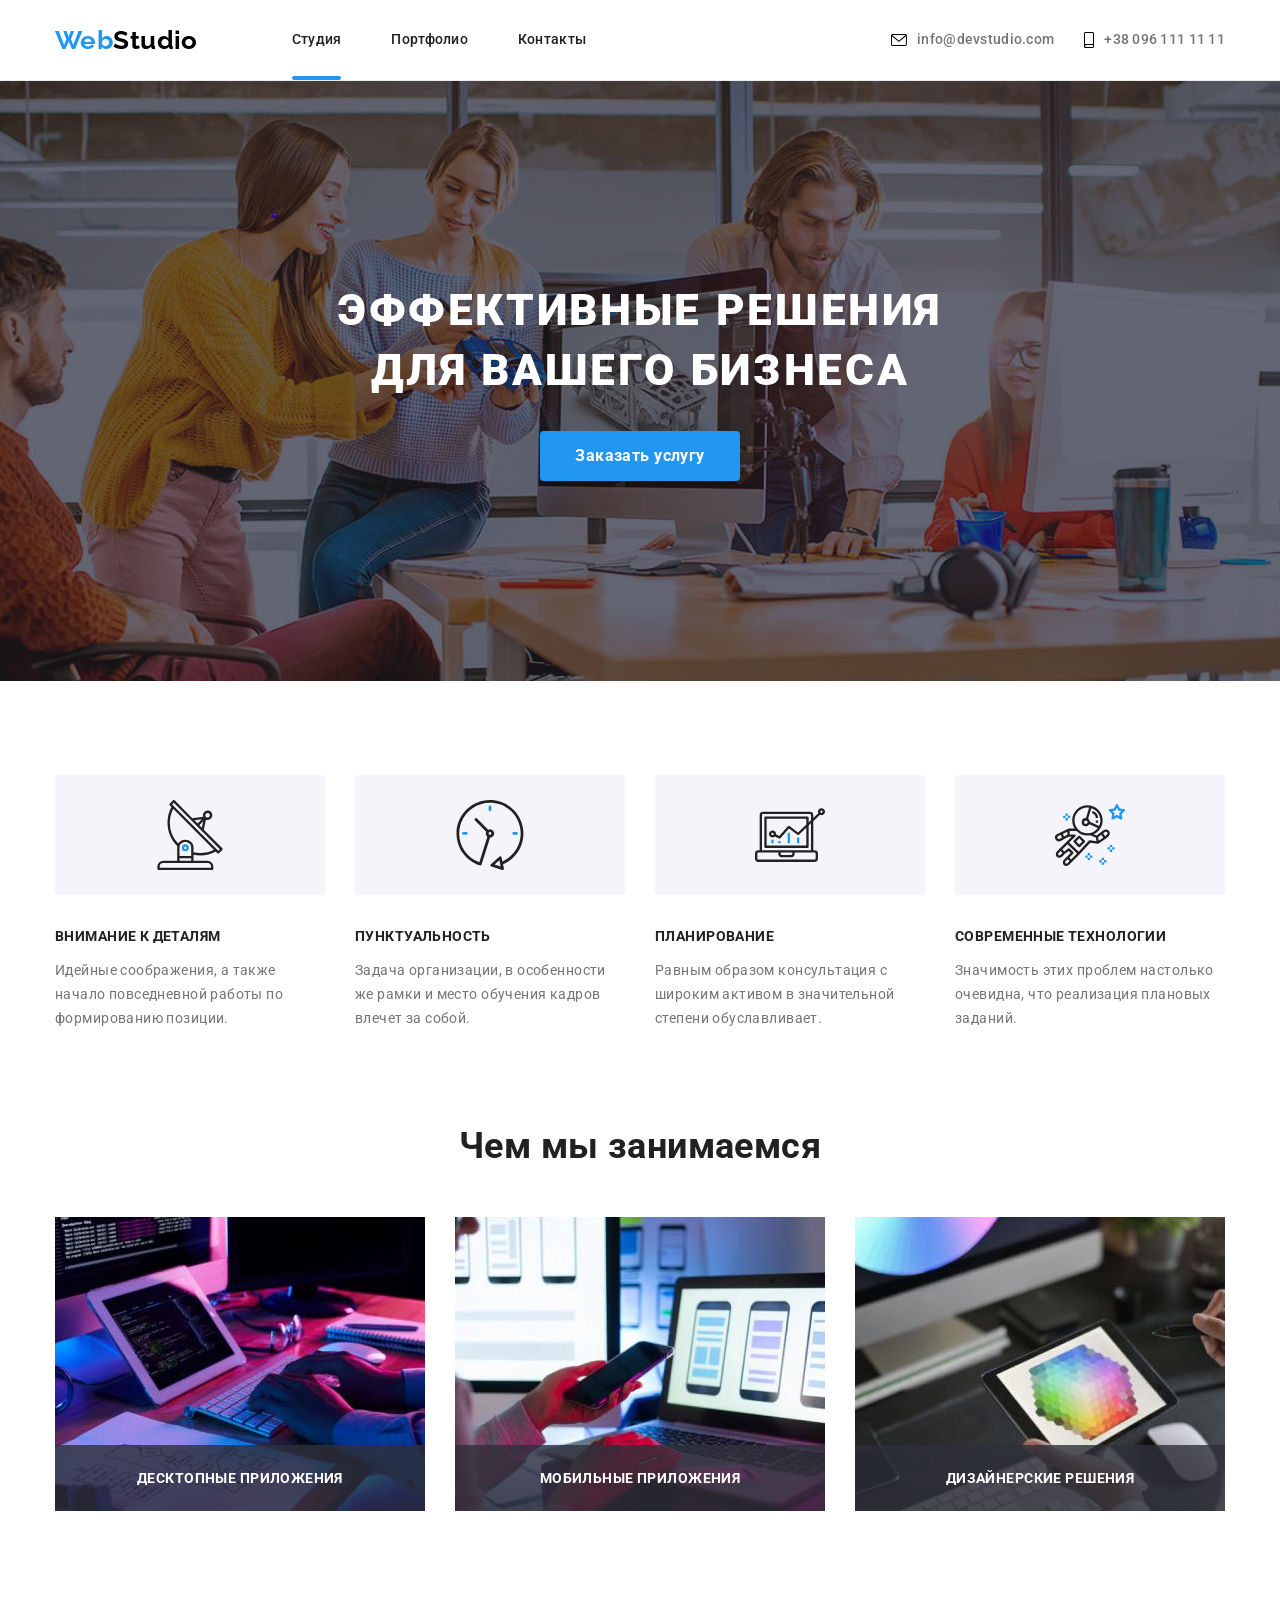
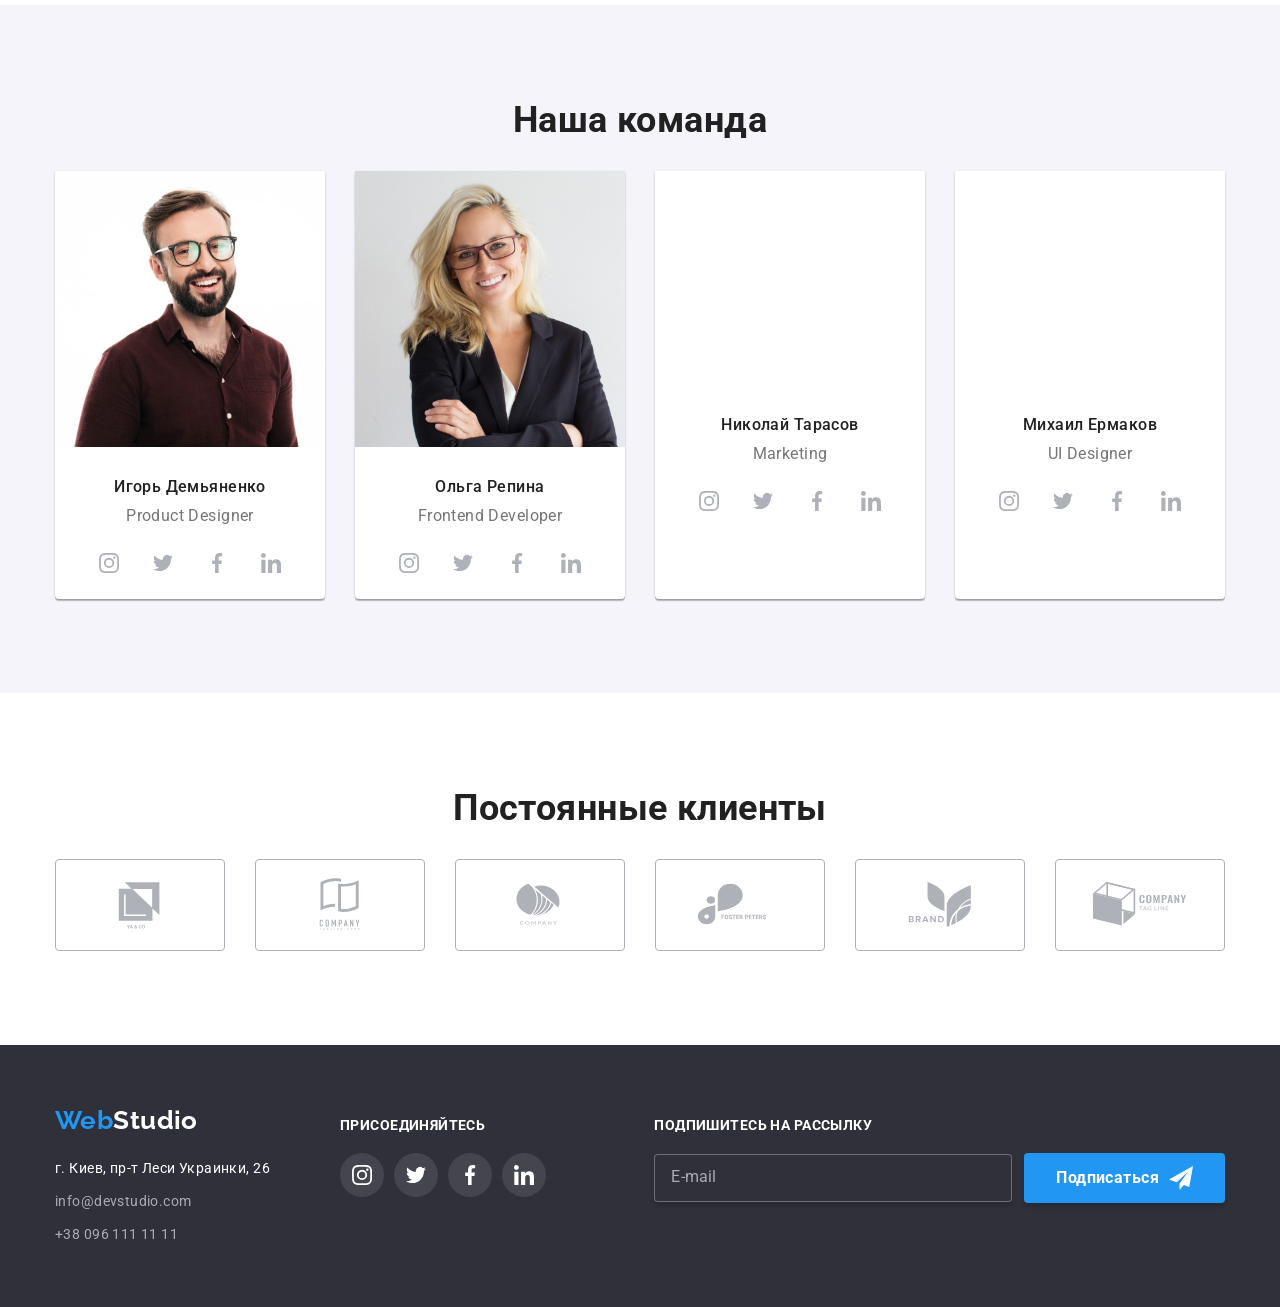
<file: index.html>
<!DOCTYPE html>
<html lang="ru">
  <head>
    <meta charset="UTF-8" />
    <meta http-equiv="X-UA-Compatible" content="IE=edge" />
    <meta name="viewport" content="width=device-width, initial-scale=1.0" />
    <title>Document</title>
    <link rel="preconnect" href="https://fonts.googleapis.com" />
    <link rel="preconnect" href="https://fonts.gstatic.com" crossorigin />
    <!-- Шрифты -->
    <link
      href="https://fonts.googleapis.com/css2?family=Raleway:wght@700&family=Roboto:wght@100;300;400;500;700;900&display=swap"
      rel="stylesheet"
    />
    <!-- Нормолайз -->

    <!-- Подключение моих стилей -->
    <link rel="stylesheet" href="css/main.min.css" />
  </head>

  <body class="body">
    <!--Шапка сайта-->
    <header class="header">
      <div class="container header__container">
        <a class="logo" href="./index.html">
          Web<span class="logo--black">Studio</span>
        </a>
        <button
          class="header__menu-button"
          aria-expanded="false"
          data-menu-button
        >
          <svg
            class="header__mob-nav-icon"
            width="40"
            height="40"
            aria-label="Переключатель мобильного меню"
          >
            <use
              Class="header__icon-close"
              href="./images/icons.svg#icon-nav-menu-icon-close"
            ></use>
            <use
              Class="header__icon-menu"
              href="./images/icons.svg#icon-nav-menu-icon"
            ></use>
          </svg>
        </button>
        <div class="header__menu-drop" data-menu>
          <nav class="header__main-nav">
            <ul class="site-nav site-nav--indent-left list" data-menu-nav>
              <li class="site-nav__item">
                <a
                  class="site-nav__link site-nav__link--current"
                  href="./index.html"
                  title="Студия"
                  >Студия</a
                >
              </li>
              <li class="site-nav__item">
                <a
                  class="site-nav__link"
                  href="./portfolio.html"
                  title="Портфолио"
                  >Портфолио</a
                >
              </li>
              <li class="site-nav__item">
                <a class="site-nav__link" href="" title="Контакты">Контакты</a>
              </li>
            </ul>
          </nav>
          <ul class="auth-nav auth-nav--indent list">
            <li class="auth-nav__item">
              <a
                href="mailto:info@devstudio.com"
                class="auth-nav__link auth-nav__link--size"
              >
                <svg width="16" height="12" class="auth-nav__envelope">
                  <use
                    class="auth-nav__envelope-svg"
                    href="./images/icons.svg#icon-mail_envelope"
                  ></use></svg
                >info@devstudio.com</a
              >
            </li>
            <li class="auth-nav__item">
              <a
                href="tel:+380961111111"
                class="auth-nav__link auth-nav__link--cl"
                ><svg width="10" height="16" class="auth-nav__contact">
                  <use
                    class="auth-nav__contact-svg"
                    href="./images/icons.svg#icon-phone_smartphone"
                  ></use></svg
                >+38 096 111 11 11</a
              >
            </li>
          </ul>
          <ul class="auth-nav__item list">
            <li class="auth-nav__soc">
              <a class="auth-nav__soc-link" href=""
                >Instagram<span class="auth-nav__soc-link-l">&vert;</span></a
              >
            </li>
            <li class="auth-nav__soc">
              <a class="auth-nav__soc-link" href=""
                >Twitter<span class="auth-nav__soc-link-l">&vert;</span></a
              >
            </li>
            <li class="auth-nav__soc">
              <a class="auth-nav__soc-link" href=""
                >Facebook<span class="auth-nav__soc-link-l">&vert;</span></a
              >
            </li>
            <li class="auth-nav__soc">
              <a class="auth-nav__soc-link" href="">LinkedIn</a>
            </li>
          </ul>
        </div>
      </div>
    </header>
    <!-- уникальный контент -->
    <main class="main">
      <!-- секция Герой  -->
      <section class="hero">
        <h1 class="hero__title">
          Эффективные решения <br />
          для вашего бизнеса
        </h1>
        <button type="button" class="button button__hero" data-modal-open>
          Заказать услугу
        </button>
      </section>
      <div class="container"></div>
      <!-- Приемущество-->
      <section class="section">
        <div class="container section__container">
          <h2 class="visually-hidden">Приемущество</h2>
          <ul class="advantage list">
            <li class="advantage__item">
              <div class="advantage__svg-box">
                <svg class="advantage__svg" width="70" height="70">
                  <use href="./images/icons.svg#icon-antenna1"></use>
                </svg>
              </div>
              <h3 class="advantage__title">Внимание к деталям</h3>
              <p class="advantage__text">
                Идейные соображения, а также начало повседневной работы по
                формированию позиции.
              </p>
            </li>
            <li class="advantage__item">
              <div class="advantage__svg-box">
                <svg class="advantage__svg" width="70" height="70">
                  <use href="./images/icons.svg#icon-clock2"></use>
                </svg>
              </div>
              <h3 class="advantage__title">Пунктуальность</h3>
              <p class="advantage__text">
                Задача организации, в особенности же рамки и место обучения
                кадров влечет за собой.
              </p>
            </li>
            <li class="advantage__item">
              <div class="advantage__svg-box">
                <svg class="advantage__svg" width="70" height="70">
                  <use href="./images/icons.svg#icon-diagram3"></use>
                </svg>
              </div>
              <h3 class="advantage__title">Планирование</h3>
              <p class="advantage__text">
                Равным образом консультация с широким активом в значительной
                степени обуславливает.
              </p>
            </li>
            <li class="advantage__item advantage__item--bottom">
              <div class="advantage__svg-box">
                <svg class="advantage__svg" width="70" height="70">
                  <use href="./images/icons.svg#icon-astronaut4"></use>
                </svg>
              </div>
              <h3 class="advantage__title">Современные технологии</h3>
              <p class="advantage__text">
                Значимость этих проблем настолько очевидна, что реализация
                плановых заданий.
              </p>
            </li>
          </ul>
        </div>
      </section>
      <!-- Род занятий -->
      <section class="occupation section">
        <div class="container">
          <h2 class="occupation__titel">Чем мы занимаемся</h2>
          <ul class="occupation__list list">
            <li class="occupation__item">
              <img
                class="occupation__img"
                src="./images/occupation1.jpg"
                alt="Компьютерные технологии"
                width="370"
                height="294"
              />
              <div class="occupation__text-card">Десктопные приложения</div>
            </li>
            <li class="occupation__item">
              <img
                class="occupation__img"
                src="./images/occupation2.jpg"
                alt="Мобильные технологии"
                width="370"
                height="294"
              />
              <div class="occupation__text-card">Мобильные приложения</div>
            </li>
            <li class="occupation__item">
              <img
                class="occupation__img"
                src="./images/occupation3.jpg"
                alt="Компьютерный дизайн"
                width="370"
                height="294"
              />
              <div class="occupation__text-card">Дизайнерские решения</div>
            </li>
          </ul>
        </div>
      </section>
      <!--Команда-->
      <section class="section section--cl">
        <div class="container team">
          <h2 class="team__titel">Наша команда</h2>

          <ul class="team__list list">
            <li class="team__card">
              <picture>
                <source
                  type="image/jpeg"
                  media="screen and (min-width: 1200px)"
                  srcset="
                    ./images/team/team-1_lg.jpg    1x,
                    ./images/team/team-1_lg@2x.jpg 2x
                  "
                />
                <source
                  type="image/jpeg"
                  media="screen and (min-width: 768px)"
                  srcset="
                    ./images/team/team-1_md.jpg    1x,
                    ./images/team/team-1_md@2x.jpg 2x
                  "
                />
                <source
                  type="image/jpeg"
                  media="screen and (max-width: 767px)"
                  srcset="
                    ./images/team/team-1_sm.jpg    1x,
                    ./images/team/team-1_sm@2x.jpg 2x
                  "
                />

                <img
                  class="cards-information__img"
                  src=" ./images/team/team-1_sm.jpg"
                  alt="фото"
                  width="370"
                  height="294"
                />
              </picture>

              <div class="card">
                <h3 class="card__people">Игорь Демьяненко</h3>
                <p class="card__work">Product Designer</p>
                <ul class="icon">
                  <li class="icon__element">
                    <a
                      class="icon__link"
                      href="https://www.instagram.com/"
                      target="_blank"
                      rel="noopener noreferrer"
                    >
                      <svg class="icon__svg" width="20" height="20">
                        <use
                          href="./images/icons.svg#icon-instagram_icon"
                        ></use>
                      </svg>
                    </a>
                  </li>
                  <li class="icon__element">
                    <a
                      class="icon__link"
                      href="https://twitter.com/"
                      target="_blank"
                      rel="noopener noreferrer"
                    >
                      <svg class="icon__svg" width="20" height="20">
                        <use href="./images/icons.svg#icon-twitter_icon"></use>
                      </svg>
                    </a>
                  </li>
                  <li class="icon__element">
                    <a
                      class="icon__link"
                      href="https://www.facebook.com/"
                      target="_blank"
                      rel="noopener noreferrer"
                    >
                      <svg class="icon__svg" width="20" height="20">
                        <use href="./images/icons.svg#icon-facebook_icon"></use>
                      </svg>
                    </a>
                  </li>
                  <li class="icon__element">
                    <a
                      class="icon__link"
                      href="https://www.linkedin.com/"
                      target="_blank"
                      rel="noopener noreferrer"
                    >
                      <svg class="icon__svg" width="20" height="20">
                        <use href="./images/icons.svg#icon-linkedin_icon"></use>
                      </svg>
                    </a>
                  </li>
                </ul>
              </div>
            </li>

            <li class="team__card">
              <picture>
                <source
                  type="image/jpeg"
                  media="screen and (min-width: 1200px)"
                  srcset="
                    ./images/team/team-2_lg.jpg    1x,
                    ./images/team/team-2_lg@2x.jpg 2x
                  "
                />
                <source
                  type="image/jpeg"
                  media="screen and (min-width: 768px)"
                  srcset="
                    ./images/team/team-2_md.jpg    1x,
                    ./images/team/team-2_md@2x.jpg 2x
                  "
                />
                <source
                  type="image/jpeg"
                  media="screen and (max-width: 767px)"
                  srcset="
                    ./images/team/team-2_sm.jpg    1x,
                    ./images/team/team-2_sm@2x.jpg 2x
                  "
                />

                <img
                  class="cards-information__img"
                  src=" ./images/team/team-2_sm.jpg"
                  alt="фото"
                  width="370"
                  height="294"
                />
              </picture>
              <div class="card">
                <h3 class="card__people">Ольга Репина</h3>
                <p class="card__work">Frontend Developer</p>
                <ul class="icon">
                  <li class="icon__element">
                    <a
                      class="icon__link"
                      href="https://www.instagram.com/"
                      target="_blank"
                      rel="noopener noreferrer"
                    >
                      <svg class="icon__svg" width="20" height="20">
                        <use
                          href="./images/icons.svg#icon-instagram_icon"
                        ></use>
                      </svg>
                    </a>
                  </li>
                  <li class="icon__element">
                    <a
                      class="icon__link"
                      href="https://twitter.com/"
                      target="_blank"
                      rel="noopener noreferrer"
                    >
                      <svg class="icon__svg" width="20" height="20">
                        <use href="./images/icons.svg#icon-twitter_icon"></use>
                      </svg>
                    </a>
                  </li>
                  <li class="icon__element">
                    <a
                      class="icon__link"
                      href="https://www.facebook.com/"
                      target="_blank"
                      rel="noopener noreferrer"
                    >
                      <svg class="icon__svg" width="20" height="20">
                        <use href="./images/icons.svg#icon-facebook_icon"></use>
                      </svg>
                    </a>
                  </li>
                  <li class="icon__element">
                    <a
                      class="icon__link"
                      href="https://www.linkedin.com/"
                      target="_blank"
                      rel="noopener noreferrer"
                    >
                      <svg class="icon__svg" width="20" height="20">
                        <use href="./images/icons.svg#icon-linkedin_icon"></use>
                      </svg>
                    </a>
                  </li>
                </ul>
              </div>
            </li>

            <li class="team__card">
              <picture>
                <source
                  type="image/jpeg"
                  media="screen and (min-width: 1200px)"
                  srcset="
                    ./images/team/team-3_lg.jpg    1x,
                    ./images/team/team-3_lg@2x.jpg 2x
                  "
                />
                <source
                  type="image/jpeg"
                  media="screen and (min-width: 768px)"
                  srcset="
                    ./images/team/team-3_md.jpg    1x,
                    ./images/team/team-3_md@2x.jpg 2x
                  "
                />
                <source
                  type="image/jpeg"
                  media="screen and (max-width: 767px)"
                  srcset="
                    ./images/team/team-3_sm.jpg    1x,
                    ./images/team/team-3_sm@2x.jpg 2x
                  "
                />

                <img
                  class="cards-information__img"
                  src=" ./images/team/team-3_sm.jpg"
                  alt="фото"
                  width="370"
                  height="294"
                />
              </picture>
              <div class="card">
                <h3 class="card__people">Николай Тарасов</h3>
                <p class="card__work">Marketing</p>
                <ul class="icon">
                  <li class="icon__element">
                    <a
                      class="icon__link"
                      href="https://www.instagram.com/"
                      target="_blank"
                      rel="noopener noreferrer"
                    >
                      <svg class="icon__svg" width="20" height="20">
                        <use
                          href="./images/icons.svg#icon-instagram_icon"
                        ></use>
                      </svg>
                    </a>
                  </li>
                  <li class="icon__element">
                    <a
                      class="icon__link"
                      href="https://twitter.com/"
                      target="_blank"
                      rel="noopener noreferrer"
                    >
                      <svg class="icon__svg" width="20" height="20">
                        <use href="./images/icons.svg#icon-twitter_icon"></use>
                      </svg>
                    </a>
                  </li>
                  <li class="icon__element">
                    <a
                      class="icon__link"
                      href="https://www.facebook.com/"
                      target="_blank"
                      rel="noopener noreferrer"
                    >
                      <svg class="icon__svg" width="20" height="20">
                        <use href="./images/icons.svg#icon-facebook_icon"></use>
                      </svg>
                    </a>
                  </li>
                  <li class="icon__element">
                    <a
                      class="icon__link"
                      href="https://www.linkedin.com/"
                      target="_blank"
                      rel="noopener noreferrer"
                    >
                      <svg class="icon__svg" width="20" height="20">
                        <use href="./images/icons.svg#icon-linkedin_icon"></use>
                      </svg>
                    </a>
                  </li>
                </ul>
              </div>
            </li>

            <li class="team__card">
              <picture>
                <source
                  type="image/jpeg"
                  media="screen and (min-width: 1200px)"
                  srcset="
                    ./images/team/team-4_lg.jpg    1x,
                    ./images/team/team-4_lg@2x.jpg 2x
                  "
                />
                <source
                  type="image/jpeg"
                  media="screen and (min-width: 768px)"
                  srcset="
                    ./images/team/team-4_md.jpg    1x,
                    ./images/team/team-4_md@2x.jpg 2x
                  "
                />
                <source
                  type="image/jpeg"
                  media="screen and (max-width: 767px)"
                  srcset="
                    ./images/team/team-4_sm.jpg    1x,
                    ./images/team/team-4_sm@2x.jpg 2x
                  "
                />

                <img
                  class="cards-information__img"
                  src="./images/team/team-4_sm.jpg"
                  alt="фото"
                  width="370"
                  height="294"
                />
              </picture>
              <div class="card">
                <h3 class="card__people">Михаил Ермаков</h3>
                <p class="card__work">UI Designer</p>
                <ul class="icon">
                  <li class="icon__element">
                    <a
                      class="icon__link"
                      href="https://www.instagram.com/"
                      target="_blank"
                      rel="noopener noreferrer"
                    >
                      <svg class="icon__svg" width="20" height="20">
                        <use
                          href="./images/icons.svg#icon-instagram_icon"
                        ></use>
                      </svg>
                    </a>
                  </li>
                  <li class="icon__element">
                    <a
                      class="icon__link"
                      href="https://twitter.com/"
                      target="_blank"
                      rel="noopener noreferrer"
                    >
                      <svg class="icon__svg" width="20" height="20">
                        <use href="./images/icons.svg#icon-twitter_icon"></use>
                      </svg>
                    </a>
                  </li>
                  <li class="icon__element">
                    <a
                      class="icon__link"
                      href="https://www.facebook.com/"
                      target="_blank"
                      rel="noopener noreferrer"
                    >
                      <svg class="icon__svg" width="20" height="20">
                        <use href="./images/icons.svg#icon-facebook_icon"></use>
                      </svg>
                    </a>
                  </li>
                  <li class="icon__element">
                    <a
                      class="icon__link"
                      href="https://www.linkedin.com/"
                      target="_blank"
                      rel="noopener noreferrer"
                    >
                      <svg class="icon__svg" width="20" height="20">
                        <use href="./images/icons.svg#icon-linkedin_icon"></use>
                      </svg>
                    </a>
                  </li>
                </ul>
              </div>
            </li>
          </ul>
        </div>
      </section>
      <!--Постоянные клиенты-->
      <section class="section partners">
        <div class="container">
          <h2 class="partners__title">Постоянные клиенты</h2>
          <ul class="partners__grid list">
            <li class="partners__item">
              <a class="partners__link" href="">
                <svg class="partners__svg" width="106" height="60">
                  <use href="./images/icons.svg#icon-logo_company1"></use>
                </svg>
              </a>
            </li>

            <li class="partners__item">
              <a class="partners__link" href="">
                <svg class="partners__svg" width="106" height="60">
                  <use href="./images/icons.svg#icon-logo_company2"></use>
                </svg>
              </a>
            </li>

            <li class="partners__item">
              <a class="partners__link" href="">
                <svg class="partners__svg" width="106" height="60">
                  <use href="./images/icons.svg#icon-logo_company3"></use>
                </svg>
              </a>
            </li>

            <li class="partners__item">
              <a class="partners__link" href="">
                <svg class="partners__svg" width="106" height="60">
                  <use href="./images/icons.svg#icon-logo_company4"></use>
                </svg>
              </a>
            </li>

            <li class="partners__item">
              <a class="partners__link" href="">
                <svg class="partners__svg" width="106" height="60">
                  <use href="./images/icons.svg#icon-logo_company5"></use>
                </svg>
              </a>
            </li>

            <li class="partners__item">
              <a class="partners__link" href="">
                <svg class="partners__svg" width="106" height="60">
                  <use href="./images/icons.svg#icon-logo_company6"></use>
                </svg>
              </a>
            </li>
          </ul>
        </div>
      </section>
    </main>
    <!-- подвал, низ страницы -->
    <footer class="footer">
      <div class="container footer__container">
        <div class="footer__container-info">
          <div class="address address--margin">
            <a href="./index.html" class="logo logo--properties"
              >Web<span class="logo__cl-white">Studio</span>
            </a>
            <address>
              <ul class="list address">
                <li class="address__item">
                  <a
                    class="address__link"
                    href="https://www.google.com.ua/maps/place/%D0%B1%D1%83%D0%BB.+%D0%9B%D0%B5%D1%81%D0%B8+%D0%A3%D0%BA%D1%80%D0%B0%D0%B8%D0%BD%D0%BA%D0%B8,+26,+%D0%9A%D0%B8%D0%B5%D0%B2,+02000/@50.4265841,30.5361971,17z/data=!3m1!4b1!4m5!3m4!1s0x40d4cf0e033ecbe9:0x57a4dffefec77da0!8m2!3d50.4265807!4d30.5383858?hl=ru"
                    target="_blank"
                    rel="noopener noreferrer"
                    >г. Киев, пр-т Леси Украинки, 26</a
                  >
                </li>
                <li class="address__item">
                  <a
                    class="address__link-contact"
                    href="mailto:info@devstudio.com"
                    >info@devstudio.com</a
                  >
                </li>
                <li class="address__item">
                  <a class="address__link-contact" href="tel:+380961111111"
                    >+38 096 111 11 11</a
                  >
                </li>
              </ul>
            </address>
          </div>
          <div class="footer__icon-footer">
            <p class="footer__icon-titel">присоединяйтесь</p>
            <ul class="footer__icon-list">
              <li class="list">
                <a
                  class="footer__icon-link"
                  href="https://www.instagram.com/"
                  target="_blank"
                  rel="noopener noreferrer"
                >
                  <svg class="footer__icon-svg" width="20" height="20">
                    <use href="./images/icons.svg#icon-instagram_icon"></use>
                  </svg>
                </a>
              </li>
              <li class="list">
                <a
                  class="footer__icon-link"
                  href="https://twitter.com/"
                  target="_blank"
                  rel="noopener noreferrer"
                >
                  <svg class="footer__icon-svg" width="20" height="20">
                    <use href="./images/icons.svg#icon-twitter_icon"></use>
                  </svg>
                </a>
              </li>

              <li class="list">
                <a
                  class="footer__icon-link"
                  href="https://www.facebook.com/"
                  target="_blank"
                  rel="noopener noreferrer"
                >
                  <svg class="footer__icon-svg" width="20" height="20">
                    <use href="./images/icons.svg#icon-facebook_icon"></use>
                  </svg>
                </a>
              </li>

              <li class="list">
                <a
                  class="footer__icon-link"
                  href="https://www.linkedin.com/"
                  target="_blank"
                  rel="noopener noreferrer"
                >
                  <svg class="footer__icon-svg" width="20" height="20">
                    <use href="./images/icons.svg#icon-linkedin_icon"></use>
                  </svg>
                </a>
              </li>
            </ul>
          </div>
        </div>
        <div class="form-footer">
          <p class="form-footer__titel">Подпишитесь на рассылку</p>
          <form class="form-footer__position">
            <label class="form-footer__label">
              <input
                class="form-footer__input form-footer__input--margin-top"
                type="email"
                name="email"
                placeholder="E-mail"
              />
            </label>

            <button class="button button__footer-form" type="submit">
              Подписаться<svg
                class="button__form-footer-svg"
                width="24"
                height="24"
              >
                <use href="./images/icons.svg#icon-button-sent"></use>
              </svg>
            </button>
          </form>
        </div>
      </div>
    </footer>
    <!-- Модальное окно -->
    <div class="backdrop backdrop__is-hidden" data-modal>
      <div class="modal">
        <strong class="modal__title"
          >Оставьте свои данные, мы вам перезвоним</strong
        >
        <button class="modal__button-close" data-modal-close>
          <svg class="modal__icon-close" width="30" height="30">
            <use href="./images/icons.svg#icon-close"></use>
          </svg>
        </button>

        <form
          class="form-modal"
          name="signup_form"
          autocomplete="on"
          novalidate
        >
          <ul>
            <li class="form-modal__grup list">
              <label class="form-modal__label">
                Имя
                <input
                  class="form-modal__input"
                  type="text"
                  name="name"
                  required
                  minlength="3"
                  maxlength="12"
                  placeholder=" "
                />
                <svg class="form-modal__input-svg" width="18" height="18">
                  <use href="./images/icons.svg#icon-person-black"></use>
                </svg>
              </label>
            </li>
            <li class="form-modal__grup list">
              <label class="form-modal__label">
                Почта
                <input class="form-modal__input" type="email" name="email" />
                <svg class="form-modal__input-svg" width="18" height="18">
                  <use href="./images/icons.svg#icon-email-black"></use>
                </svg>
              </label>
            </li>
            <li class="form-modal__grup list">
              <label class="form-modal__label">
                Телефон
                <input class="form-modal__input" type="tel" name="tel" />

                <svg class="form-modal__input-svg" width="18" height="18">
                  <use href="./images/icons.svg#icon-phone-black1"></use>
                </svg>
              </label>
            </li>
            <li class="form-modal__grup list">
              <label class="form-modal__label">
                Комментарий
                <textarea
                  class="form-modal__input comment"
                  type="text"
                  name="comment"
                  placeholder="Введите текст"
                ></textarea>
              </label>
            </li>
          </ul>
          <div class="form-modal__grup">
            <label class="checkbox" name="agreement">
              <input
                class="checkbox__input visually-hidden"
                type="checkbox"
                name="agreement"
                required
              />

              <span class="checkbox__position">
                <svg class="checkbox__icon" width="16" height="15">
                  <use href="./images/icons.svg#icon-icon-check"></use>
                </svg>
              </span>

              <p class="checkbox__text">
                Соглашаюсь с рассылкой и принимаю
                <a class="checkbox__link-text" href="">Условия договора</a>
              </p>
            </label>
          </div>
          <div class="button-form-button">
            <button class="button button__modal" type="submit" desablet>
              Отправить
            </button>
          </div>
        </form>
      </div>
    </div>
    <script src="./js/mob-menu.js"></script>
    <script src="./js/mobal.js"></script>
  </body>
</html>
</file>
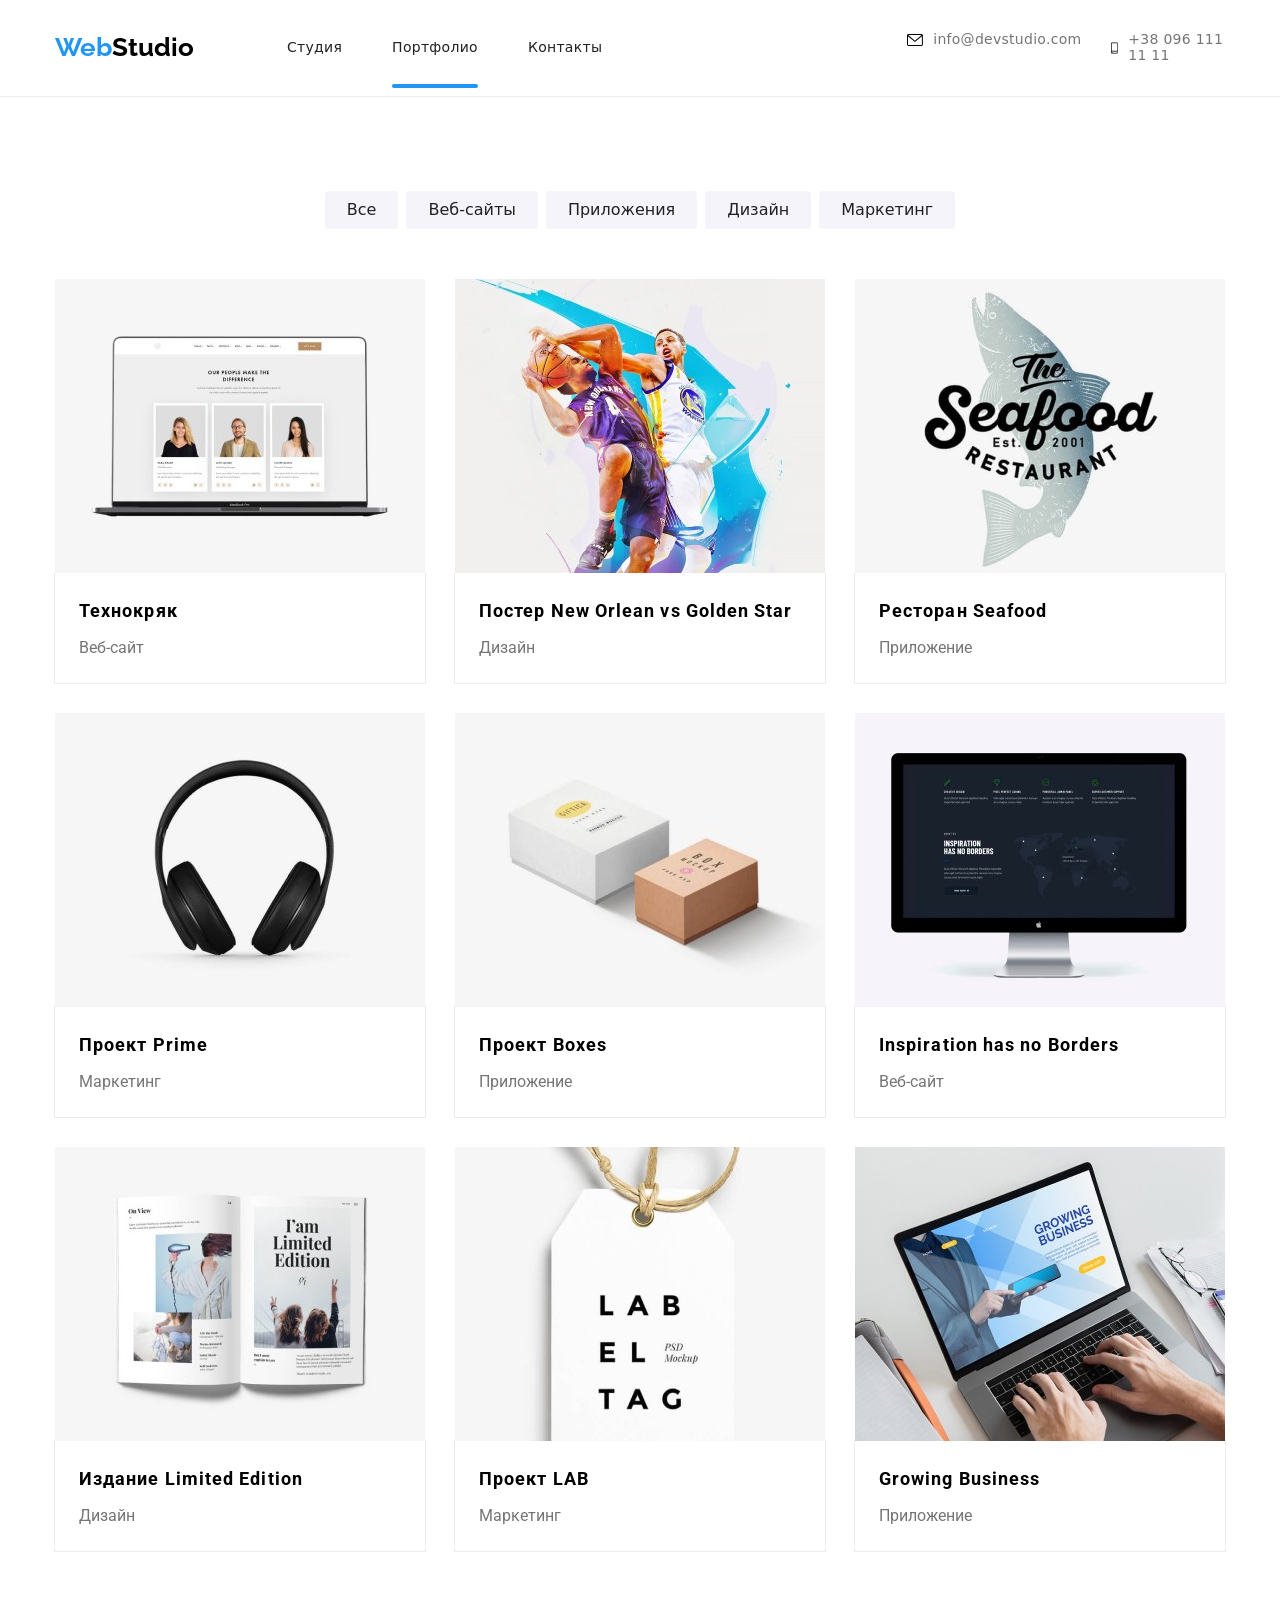
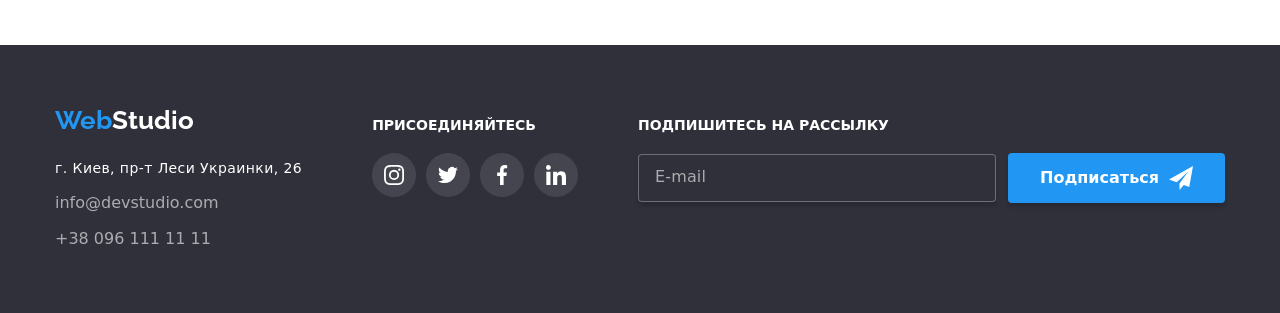
<file: portfolio.html>
<!DOCTYPE html>
<html lang="ru">
  <head>
    <meta charset="UTF-8" />
    <meta http-equiv="X-UA-Compatible" content="IE=edge" />
    <meta name="viewport" content="width=device-width, initial-scale=1.0" />
    <title>Document</title>
    <link rel="preconnect" href="https://fonts.googleapis.com" />
    <link rel="preconnect" href="https://fonts.gstatic.com" crossorigin />
    <!-- Шрифты -->
    <link
      href="https://fonts.googleapis.com/css2?family=Raleway:wght@700&family=Roboto:wght@100;300;400;500;700;900&display=swap"
      rel="stylesheet"
    />
    <!-- Нормолайз -->
    <!-- <link
      rel="stylesheet"
      href="https://cdnjs.cloudflare.com/ajax/libs/modern-normalize/1.1.0/modern-normalize.min.css"
      integrity="sha512-wpPYUAdjBVSE4KJnH1VR1HeZfpl1ub8YT/NKx4PuQ5NmX2tKuGu6U/JRp5y+Y8XG2tV+wKQpNHVUX03MfMFn9Q=="
      crossorigin="anonymous"
      referrerpolicy="no-referrer"
    /> -->
    <!-- Подключение моих стилей -->
    <link rel="stylesheet" href="css/main.min.css" />
  </head>
  <body class="body-portfolio">
    <!--Шапка сайта-->
    <header class="header">
      <div class="container header__container">
        <a class="logo" href="./index.html">
          Web<span class="logo--black">Studio</span>
        </a>
        <button
          class="header__menu-button"
          aria-expanded="false"
          data-menu-button
        >
          <svg
            class="header__mob-nav-icon"
            width="40"
            height="40"
            aria-label="Переключатель мобильного меню"
          >
            <use
              Class="header__icon-close"
              href="./images/icons.svg#icon-nav-menu-icon-close"
            ></use>
            <use
              Class="header__icon-menu"
              href="./images/icons.svg#icon-nav-menu-icon"
            ></use>
          </svg>
        </button>
        <div class="header__menu-drop" data-menu>
          <nav class="header__main-nav">
            <ul class="site-nav site-nav--indent-left list" data-menu-nav>
              <li class="site-nav__item">
                <a class="site-nav__link" href="./index.html" title="Студия"
                  >Студия</a
                >
              </li>
              <li class="site-nav__item">
                <a
                  class="site-nav__link site-nav__link--current"
                  href="./portfolio.html"
                  title="Портфолио"
                  >Портфолио</a
                >
              </li>
              <li class="site-nav__item">
                <a class="site-nav__link" href="" title="Контакты">Контакты</a>
              </li>
            </ul>
          </nav>
          <ul class="auth-nav auth-nav--indent list">
            <li class="auth-nav__item">
              <a
                href="mailto:info@devstudio.com"
                class="auth-nav__link auth-nav__link--size"
              >
                <svg width="16" height="12" class="auth-nav__envelope">
                  <use
                    class="auth-nav__envelope-svg"
                    href="./images/icons.svg#icon-mail_envelope"
                  ></use></svg
                >info@devstudio.com</a
              >
            </li>
            <li class="auth-nav__item">
              <a
                href="tel:+380961111111"
                class="auth-nav__link auth-nav__link--cl"
                ><svg width="10" height="16" class="auth-nav__contact">
                  <use
                    class="auth-nav__contact-svg"
                    href="./images/icons.svg#icon-phone_smartphone"
                  ></use></svg
                >+38 096 111 11 11</a
              >
            </li>
          </ul>
          <ul class="auth-nav__item list">
            <li class="auth-nav__soc">
              <a class="auth-nav__soc-link" href="">Instagram</a>
            </li>
            <li class="auth-nav__soc">
              <a class="auth-nav__soc-link" href="">Twitter</a>
            </li>
            <li class="auth-nav__soc">
              <a class="auth-nav__soc-link" href="">Facebook</a>
            </li>
            <li class="auth-nav__soc">
              <a class="auth-nav__soc-link" href="">LinkedIn</a>
            </li>
          </ul>
        </div>
      </div>
    </header>
    <!-- уникальный контент -->

    <main>
      <!-- Button -->
      <!-- Интересно зачем мєнтор сказал поставить тут секцию... Надеюсь осознание придет позже... -->
      <section class="section">
        <div class="container">
          <h1 class="visually-hidden">Content</h1>
          <ul class="filter-button">
            <li class="list">
              <button type="button" class="filter-button__button-primary">
                Все
              </button>
            </li>
            <li class="list">
              <button type="button" class="filter-button__button-primary">
                Веб-сайты
              </button>
            </li>
            <li class="list">
              <button type="button" class="filter-button__button-primary">
                Приложения
              </button>
            </li>
            <li class="list">
              <button type="button" class="filter-button__button-primary">
                Дизайн
              </button>
            </li>
            <li class="list">
              <button type="button" class="filter-button__button-primary">
                Маркетинг
              </button>
            </li>
          </ul>

          <!-- Content -->
          <!-- Content 1 -->
          <ul class="contaent-cards">
            <li class="contaent-cards__list-cards list">
              <a class="contaent-cards__link" href="">
                <div class="cards-information">
                  <picture>
                    <source
                      type="image/jpeg"
                      media="screen and (min-width: 1200px)"
                      srcset="
                        ./images/portfolio/portfolio-1_lg.jpg    1x,
                        ./images/portfolio/portfolio-1_lg@2x.jpg 2x
                      "
                    />
                    <source
                      type="image/jpeg"
                      media="screen and (min-width: 768px)"
                      srcset="
                        ./images/portfolio/portfolio-1_md.jpg    1x,
                        ./images/portfolio/portfolio-1_md@2x.jpg 2x
                      "
                    />
                    <source
                      type="image/jpeg"
                      media="screen and (max-width: 767px)"
                      srcset="
                        ./images/portfolio/portfolio-1_mob.jpg    1x,
                        ./images/portfolio/portfolio-1_mob@2x.jpg 2x
                      "
                    />

                    <img
                      class="cards-information__img"
                      src="./images/portfolio/portfolio-1_mob.jpg"
                      alt="фото"
                      width="370"
                      height="294"
                    />
                  </picture>
                  <!-- --------------------------------------------------------------------------------------- -->

                  <!-- ---------------------------------------------------------------------------------------- -->

                  <div class="cards-information__contaent">
                    <p>
                      Ресурс предлагает комплексные предложения с разным уровнем
                      функционала и сервисов. Все это позволит посетителю
                      получить исчерпывающие сведения о компании или частном
                      лице.
                    </p>
                  </div>
                </div>
                <div class="contaent-box">
                  <h2 class="contaent-box__titel">Технокряк</h2>
                  <p class="contaent-box__contents">Веб-сайт</p>
                </div>
              </a>
            </li>

            <!-- Content 2 -->

            <li class="list contaent-cards__list-cards">
              <a class="contaent-cards__link" href="">
                <div class="cards-information">
                   <picture>
                    <source
                      type="image/jpeg"
                      media="screen and (min-width: 1200px)"
                      srcset="
                        ./images/portfolio/portfolio-2_lg.jpg    1x,
                        ./images/portfolio/portfolio-2_lg@2x.jpg 2x
                      "
                    />
                    <source
                      type="image/jpeg"
                      media="screen and (min-width: 768px)"
                      srcset="
                        ./images/portfolio/portfolio-2_md.jpg    1x,
                        ./images/portfolio/portfolio-2_md@2x.jpg 2x
                      "
                    />
                    <source
                      type="image/jpeg"
                      media="screen and (max-width: 767px)"
                      srcset="
                        ./images/portfolio/portfolio-2_mob.jpg    1x,
                        ./images/portfolio/portfolio-2_mob@2x.jpg 2x
                      "
                    />

                    <img
                      class="cards-information__img"
                      src="./images/portfolio/portfolio-2_mob.jpg"
                      alt="фото"
                      width="370"
                      height="294"
                    />
                  </picture>
                  <div class="cards-information__contaent">
                    <p>
                      Ресурс предлагает комплексные предложения с разным уровнем
                      функционала и сервисов. Все это позволит посетителю
                      получить исчерпывающие сведения о компании или частном
                      лице.
                    </p>
                  </div>
                </div>
                <div class="contaent-box">
                  <h2 class="contaent-box__titel">
                    Постер New Orlean vs Golden Star
                  </h2>
                  <p class="contaent-box__contents">Дизайн</p>
                </div>
              </a>
            </li>

            <!-- Content 3 -->

            <li class="list contaent-cards__list-cards">
              <a class="contaent-cards__link" href="">
                <div class="cards-information">
                  <picture>
                    <source
                      type="image/jpeg"
                      media="screen and (min-width: 1200px)"
                      srcset="
                        ./images/portfolio/portfolio-3_lg.jpg    1x,
                        ./images/portfolio/portfolio-3_lg@2x.jpg 2x
                      "
                    />
                    <source
                      type="image/jpeg"
                      media="screen and (min-width: 768px)"
                      srcset="
                        ./images/portfolio/portfolio-3_md.jpg    1x,
                        ./images/portfolio/portfolio-3_md@2x.jpg 2x
                      "
                    />
                    <source
                      type="image/jpeg"
                      media="screen and (max-width: 767px)"
                      srcset="
                        ./images/portfolio/portfolio-3_mob.jpg    1x,
                        ./images/portfolio/portfolio-3_mob@2x.jpg 2x
                      "
                    />

                    <img
                      class="cards-information__img"
                      src="./images/portfolio/portfolio-3_mob.jpg"
                      alt="фото"
                      width="370"
                      height="294"
                    />
                  </picture>
                  <div class="cards-information__contaent">
                    <p>
                      Ресурс предлагает комплексные предложения с разным уровнем
                      функционала и сервисов. Все это позволит посетителю
                      получить исчерпывающие сведения о компании или частном
                      лице.
                    </p>
                  </div>
                </div>
                <div class="contaent-box">
                  <h2 class="contaent-box__titel">Ресторан Seafood</h2>
                  <p class="contaent-box__contents">Приложение</p>
                </div>
              </a>
            </li>

            <!-- Content 4 -->

            <li class="list contaent-cards__list-cards">
              <a class="contaent-cards__link" href="">
                <div class="cards-information">
                   <picture>
                    <source
                      type="image/jpeg"
                      media="screen and (min-width: 1200px)"
                      srcset="
                        ./images/portfolio/portfolio-4_lg.jpg    1x,
                        ./images/portfolio/portfolio-4_lg@2x.jpg 2x
                      "
                    />
                    <source
                      type="image/jpeg"
                      media="screen and (min-width: 768px)"
                      srcset="
                        ./images/portfolio/portfolio-4_md.jpg    1x,
                        ./images/portfolio/portfolio-4_md@2x.jpg 2x
                      "
                    />
                    <source
                      type="image/jpeg"
                      media="screen and (max-width: 767px)"
                      srcset="
                        ./images/portfolio/portfolio-4_mob.jpg    1x,
                        ./images/portfolio/portfolio-4_mob@2x.jpg 2x
                      "
                    />

                    <img
                      class="cards-information__img"
                      src="./images/portfolio/portfolio-4_mob.jpg"
                      alt="фото"
                      width="370"
                      height="294"
                    />
                  </picture>
                  <div class="cards-information__contaent">
                    <p>
                      Ресурс предлагает комплексные предложения с разным уровнем
                      функционала и сервисов. Все это позволит посетителю
                      получить исчерпывающие сведения о компании или частном
                      лице.
                    </p>
                  </div>
                </div>
                <div class="contaent-box">
                  <h2 class="contaent-box__titel">Проект Prime</h2>
                  <p class="contaent-box__contents">Маркетинг</p>
                </div>
              </a>
            </li>

            <!-- Content 5 -->

            <li class="list contaent-cards__list-cards">
              <a class="contaent-cards__link" href="">
                <div class="cards-information">
                 <picture>
                    <source
                      type="image/jpeg"
                      media="screen and (min-width: 1200px)"
                      srcset="
                        ./images/portfolio/portfolio-5_lg.jpg    1x,
                        ./images/portfolio/portfolio-5_lg@2x.jpg 2x
                      "
                    />
                    <source
                      type="image/jpeg"
                      media="screen and (min-width: 768px)"
                      srcset="
                        ./images/portfolio/portfolio-5_md.jpg    1x,
                        ./images/portfolio/portfolio-5_md@2x.jpg 2x
                      "
                    />
                    <source
                      type="image/jpeg"
                      media="screen and (max-width: 767px)"
                      srcset="
                        ./images/portfolio/portfolio-5_mob.jpg    1x,
                        ./images/portfolio/portfolio-5_mob@2x.jpg 2x
                      "
                    />

                    <img
                      class="cards-information__img"
                      src="./images/portfolio/portfolio-5_mob.jpg"
                      alt="фото"
                      width="370"
                      height="294"
                    />
                  </picture>
                  <div class="cards-information__contaent">
                    <p>
                      Ресурс предлагает комплексные предложения с разным уровнем
                      функционала и сервисов. Все это позволит посетителю
                      получить исчерпывающие сведения о компании или частном
                      лице.
                    </p>
                  </div>
                </div>
                <div class="contaent-box">
                  <h2 class="contaent-box__titel">Проект Boxes</h2>
                  <p class="contaent-box__contents">Приложение</p>
                </div>
              </a>
            </li>

            <!-- Content 6-->

            <li class="list contaent-cards__list-cards">
              <a class="contaent-cards__link" href="">
                <div class="cards-information">
                  <picture>
                    <source
                      type="image/jpeg"
                      media="screen and (min-width: 1200px)"
                      srcset="
                        ./images/portfolio/portfolio-6_lg.jpg    1x,
                        ./images/portfolio/portfolio-6_lg@2x.jpg 2x
                      "
                    />
                    <source
                      type="image/jpeg"
                      media="screen and (min-width: 768px)"
                      srcset="
                        ./images/portfolio/portfolio-6_md.jpg    1x,
                        ./images/portfolio/portfolio-6_md@2x.jpg 2x
                      "
                    />
                    <source
                      type="image/jpeg"
                      media="screen and (max-width: 767px)"
                      srcset="
                        ./images/portfolio/portfolio-6_mob.jpg    1x,
                        ./images/portfolio/portfolio-6_mob@2x.jpg 2x
                      "
                    />

                    <img
                      class="cards-information__img"
                      src="./images/portfolio/portfolio-6_mob.jpg"
                      alt="фото"
                      width="370"
                      height="294"
                    />
                  </picture>
                  <div class="cards-information__contaent">
                    <p>
                      Ресурс предлагает комплексные предложения с разным уровнем
                      функционала и сервисов. Все это позволит посетителю
                      получить исчерпывающие сведения о компании или частном
                      лице.
                    </p>
                  </div>
                </div>
                <div class="contaent-box">
                  <h2 class="contaent-box__titel">
                    Inspiration has no Borders
                  </h2>
                  <p class="contaent-box__contents">Веб-сайт</p>
                </div>
              </a>
            </li>

            <!-- Content 7-->

            <li class="list contaent-cards__list-cards">
              <a class="contaent-cards__link" href="">
                <div class="cards-information">
                  <picture>
                    <source
                      type="image/jpeg"
                      media="screen and (min-width: 1200px)"
                      srcset="
                        ./images/portfolio/portfolio-7_lg.jpg    1x,
                        ./images/portfolio/portfolio-7_lg@2x.jpg 2x
                      "
                    />
                    <source
                      type="image/jpeg"
                      media="screen and (min-width: 768px)"
                      srcset="
                        ./images/portfolio/portfolio-7_md.jpg    1x,
                        ./images/portfolio/portfolio-7_md@2x.jpg 2x
                      "
                    />
                    <source
                      type="image/jpeg"
                      media="screen and (max-width: 767px)"
                      srcset="
                        ./images/portfolio/portfolio-7_mob.jpg    1x,
                        ./images/portfolio/portfolio-7_mob@2x.jpg 2x
                      "
                    />

                    <img
                      class="cards-information__img"
                      src="./images/portfolio/portfolio-7_mob.jpg"
                      alt="фото"
                      width="370"
                      height="294"
                    />
                  </picture>
                  <div class="cards-information__contaent">
                    <p>
                      Ресурс предлагает комплексные предложения с разным уровнем
                      функционала и сервисов. Все это позволит посетителю
                      получить исчерпывающие сведения о компании или частном
                      лице.
                    </p>
                  </div>
                </div>
                <div class="contaent-box">
                  <h2 class="contaent-box__titel">Издание Limited Edition</h2>
                  <p class="contaent-box__contents">Дизайн</p>
                </div>
              </a>
            </li>

            <!-- Content 8-->

            <li class="list contaent-cards__list-cards">
              <a class="contaent-cards__link" href="">
                <div class="cards-information">
                   <picture>
                    <source
                      type="image/jpeg"
                      media="screen and (min-width: 1200px)"
                      srcset="
                        ./images/portfolio/portfolio-8_lg.jpg    1x,
                        ./images/portfolio/portfolio-8_lg@2x.jpg 2x
                      "
                    />
                    <source
                      type="image/jpeg"
                      media="screen and (min-width: 768px)"
                      srcset="
                        ./images/portfolio/portfolio-8_md.jpg    1x,
                        ./images/portfolio/portfolio-8_md@2x.jpg 2x
                      "
                    />
                    <source
                      type="image/jpeg"
                      media="screen and (max-width: 767px)"
                      srcset="
                        ./images/portfolio/portfolio-8_mob.jpg    1x,
                        ./images/portfolio/portfolio-8_mob@2x.jpg 2x
                      "
                    />

                    <img
                      class="cards-information__img"
                      src="./images/portfolio/portfolio-8_mob.jpg"
                      alt="фото"
                      width="370"
                      height="294"
                    />
                  </picture>
                  <div class="cards-information__contaent">
                    <p>
                      Ресурс предлагает комплексные предложения с разным уровнем
                      функционала и сервисов. Все это позволит посетителю
                      получить исчерпывающие сведения о компании или частном
                      лице.
                    </p>
                  </div>
                </div>
                <div class="contaent-box">
                  <h2 class="contaent-box__titel">Проект LAB</h2>
                  <p class="contaent-box__contents">Маркетинг</p>
                </div>
              </a>
            </li>

            <!-- Content 9-->

            <li class="list contaent-cards__list-cards">
              <a class="contaent-cards__link" href="">
                <div class="cards-information">
                 <picture>
                    <source
                      type="image/jpeg"
                      media="screen and (min-width: 1200px)"
                      srcset="
                        ./images/portfolio/portfolio-9_lg.jpg    1x,
                        ./images/portfolio/portfolio-9_lg@2x.jpg 2x
                      "
                    />
                    <source
                      type="image/jpeg"
                      media="screen and (min-width: 768px)"
                      srcset="
                        ./images/portfolio/portfolio-9_md.jpg    1x,
                        ./images/portfolio/portfolio-9_md@2x.jpg 2x
                      "
                    />
                    <source
                      type="image/jpeg"
                      media="screen and (max-width: 767px)"
                      srcset="
                        ./images/portfolio/portfolio-9_mob.jpg    1x,
                        ./images/portfolio/portfolio-9_mob@2x.jpg 2x
                      "
                    />

                    <img
                      class="cards-information__img"
                      src="./images/portfolio/portfolio-9_mob.jpg"
                      alt="фото"
                      width="370"
                      height="294"
                    />
                  </picture>
                  <div class="cards-information__contaent">
                    <p>
                      Ресурс предлагает комплексные предложения с разным уровнем
                      функционала и сервисов. Все это позволит посетителю
                      получить исчерпывающие сведения о компании или частном
                      лице.
                    </p>
                  </div>
                </div>
                <div class="contaent-box">
                  <h2 class="contaent-box__titel">Growing Business</h2>
                  <p class="contaent-box__contents">Приложение</p>
                </div>
              </a>
            </li>
          </ul>
        </div>
      </section>
    </main>
    <!-- подвал, низ страницы -->
    <footer class="footer">
      <div class="container footer__container">
        <div class="footer__container-info">
          <div class="address address--margin">
            <a href="./index.html" class="logo logo--properties"
              >Web<span class="logo__cl-white">Studio</span>
            </a>
            <address>
              <ul class="list address">
                <li class="address__item">
                  <a
                    class="address__link"
                    href="https://www.google.com.ua/maps/place/%D0%B1%D1%83%D0%BB.+%D0%9B%D0%B5%D1%81%D0%B8+%D0%A3%D0%BA%D1%80%D0%B0%D0%B8%D0%BD%D0%BA%D0%B8,+26,+%D0%9A%D0%B8%D0%B5%D0%B2,+02000/@50.4265841,30.5361971,17z/data=!3m1!4b1!4m5!3m4!1s0x40d4cf0e033ecbe9:0x57a4dffefec77da0!8m2!3d50.4265807!4d30.5383858?hl=ru"
                    target="_blank"
                    rel="noopener noreferrer"
                    >г. Киев, пр-т Леси Украинки, 26</a
                  >
                </li>
                <li class="address__item">
                  <a
                    class="address__link-contact"
                    href="mailto:info@devstudio.com"
                    >info@devstudio.com</a
                  >
                </li>
                <li class="address__item">
                  <a class="address__link-contact" href="tel:+380961111111"
                    >+38 096 111 11 11</a
                  >
                </li>
              </ul>
            </address>
          </div>
          <div class="footer__icon-footer">
            <p class="footer__icon-titel">присоединяйтесь</p>
            <ul class="footer__icon-list">
              <li class="list">
                <a
                  class="footer__icon-link"
                  href="https://www.instagram.com/"
                  target="_blank"
                  rel="noopener noreferrer"
                >
                  <svg class="footer__icon-svg" width="20" height="20">
                    <use href="./images/icons.svg#icon-instagram_icon"></use>
                  </svg>
                </a>
              </li>
              <li class="list">
                <a
                  class="footer__icon-link"
                  href="https://twitter.com/"
                  target="_blank"
                  rel="noopener noreferrer"
                >
                  <svg class="footer__icon-svg" width="20" height="20">
                    <use href="./images/icons.svg#icon-twitter_icon"></use>
                  </svg>
                </a>
              </li>

              <li class="list">
                <a
                  class="footer__icon-link"
                  href="https://www.facebook.com/"
                  target="_blank"
                  rel="noopener noreferrer"
                >
                  <svg class="footer__icon-svg" width="20" height="20">
                    <use href="./images/icons.svg#icon-facebook_icon"></use>
                  </svg>
                </a>
              </li>

              <li class="list">
                <a
                  class="footer__icon-link"
                  href="https://www.linkedin.com/"
                  target="_blank"
                  rel="noopener noreferrer"
                >
                  <svg class="footer__icon-svg" width="20" height="20">
                    <use href="./images/icons.svg#icon-linkedin_icon"></use>
                  </svg>
                </a>
              </li>
            </ul>
          </div>
        </div>
        <div class="form-footer">
          <p class="form-footer__titel">Подпишитесь на рассылку</p>
          <form class="form-footer__position">
            <label class="form-footer__label">
              <input
                class="form-footer__input form-footer__input--margin-top"
                type="email"
                name="email"
                placeholder="E-mail"
              />
            </label>

            <button class="button button__footer-form" type="submit">
              Подписаться<svg
                class="button__form-footer-svg"
                width="24"
                height="24"
              >
                <use href="./images/icons.svg#icon-button-sent"></use>
              </svg>
            </button>
          </form>
        </div>
      </div>
    </footer>
    <script src="./js/mob-menu.js"></script>
  </body>
</html>
</file>
<file: css/main.min.css>
:root{--main-font: 'Roboto',
     sans-serif;--secondary-font: 'Raleway',
     sans-serif;--main-txt-cl: #212121;--main-txt-cl-foc: #2196f3;--secondary-txt-cl: #757575;--light-txt-cl-white: #ffffff;--address__link-text-cl: rgba(255, 255, 255, 0.6);--button-text-color: #f5f4fa;--main-bg-cl: #2196f3;--secondary-bg-cl: #ffffff;--hiro-bg-cl: #c4c4c4;--btn-bg-cl-hiro: #188ce8;--bg-footer-soc-link: #afb1b8;--bg-footer-soc: rgba(255, 255, 255, 0.1);--bg-card-link-svg: #afb1b8;--bg-soc-logo-link: #f5f4fa;--bg-footer-cl: #2f303a;--bg-occupation-card: rgba(47, 48, 58, 0.8);--bg-form-cl: #757575;--bg-checkbox-icon-black: #212121;--bg-checkbox-icon-white: #ffffff;--bg-checkbox-icon-blue: #2196f3;--logo-cl-blakc: #000000;--logo-cl-white: #ffffff;--logo-cl-secondary: #2196f3;--cl-border: #ececec;--bg-cards-information-box: rgba(33, 150, 243, 0.9);--input-border-cl: #d3d3d3;--time-cubic: cubic-bezier(0.4, 0, 0.2, 1);--time-hov-foc: 250ms;--outline-foc: none;--items: 2;--indent: 30px;--mobil: 600px;--tablet: 900px;--desktop: 1200px}/*! modern-normalize v1.1.0 | MIT License | https://github.com/sindresorhus/modern-normalize */*,::before,::after{box-sizing:border-box}html{line-height:1.15;-webkit-text-size-adjust:100%;-moz-tab-size:4;tab-size:4}body{margin:0;font-family:system-ui,-apple-system,"Segoe UI",Roboto,Helvetica,Arial,sans-serif,"Apple Color Emoji","Segoe UI Emoji"}hr{height:0;color:inherit}abbr[title]{text-decoration:underline dotted}b,strong{font-weight:bolder}code,kbd,samp,pre{font-family:ui-monospace, SFMono-Regular, Consolas, 'Liberation Mono', Menlo, monospace;font-size:1em}small{font-size:80%}sub,sup{font-size:75%;line-height:0;position:relative;vertical-align:baseline}sub{bottom:-0.25em}sup{top:-0.5em}table{text-indent:0;border-color:inherit}button,input,optgroup,select,textarea{font-family:inherit;font-size:100%;line-height:1.15;margin:0}button,select{text-transform:none}button,[type='button'],[type='reset'],[type='submit']{-webkit-appearance:button}::-moz-focus-inner{border-style:none;padding:0}:-moz-focusring{outline:1px dotted ButtonText}:-moz-ui-invalid{box-shadow:none}legend{padding:0}progress{vertical-align:baseline}::-webkit-inner-spin-button,::-webkit-outer-spin-button{height:auto}[type='search']{-webkit-appearance:textfield;outline-offset:-2px}::-webkit-search-decoration{-webkit-appearance:none}::-webkit-file-upload-button{-webkit-appearance:button;font:inherit}summary{display:list-item}.body{color:var(--main-txt-cl);font-style:normal;font-family:var(--main-font);font-weight:400;font-size:14px;line-height:1.71;letter-spacing:0.03em;text-decoration:none}h1,h2,h3,h4,h5,h6,p,ul{margin:0}ul{padding:0}p:last-child{margin-bottom:0}img{display:block;max-width:100%;height:auto;object-fit:cover;object-position:center}body.no-scroll{overflow:hidden}.logo{color:var(--logo-cl-secondary);font-family:var(--secondary-font);font-weight:700;font-size:26px;line-height:1.19;text-decoration:none;text-align:center}.logo--properties{margin-bottom:20px}.logo--black{color:var(--logo-cl-blakc)}.logo:focus{outline-color:var(--main-bg-cl)}.logo--properties{display:block}@media screen and (min-width: 1200px){.logo{text-align:left}}.logo__cl-white{color:var(--logo-cl-white)}.list{list-style:none;margin:0;padding:0}.section{padding-top:60px;padding-bottom:60px}.section--cl{background-color:#f5f4fa}@media screen and (min-width: 1200px){.section{padding-top:94px;padding-bottom:94px}}.container{margin-left:auto;margin-right:auto;padding-left:15px;padding-right:15px}@media screen and (min-width: 488px){.container{max-width:480px}}@media screen and (min-width: 767px){.container{max-width:768px}}@media screen and (min-width: 1200px){.container{max-width:1200px}}.visually-hidden{position:absolute;width:1px;height:1px;margin:-1px;border:0;padding:0;white-space:nowrap;clip-path:inset(100%);clip:rect(0 0 0 0);overflow:hidden}.header{position:relative;border-bottom:1px solid var(--cl-border)}.header__menu-button{top:0;left:0;transform:translate(0, 0);z-index:10;border:none;background-color:transparent;margin:0;padding:0}.header__menu-button:focus-visible{outline-color:var(--main-bg-cl)}.header__menu-button .header__icon-close{display:none}.header__menu-button.is-open{position:fixed;top:0;right:0;transform:translate(45%, 0)}.header__menu-button.is-open .header__icon-close{display:block;z-index:100;position:absolute}.header__menu-button.is-open .header__icon-menu{display:none}@media screen and (max-width: 767px){.header__menu-drop{display:none;position:absolute;z-index:1;top:0;left:0;transform:translate(0, 0);width:100%;height:100vh;background-color:#ffffff;padding:48px 40px;overflow-y:scroll}.header__menu-drop.is-open{display:flex;flex-direction:column}.header__main-nav{margin-bottom:auto}}.header__mob-nav-icon{margin-top:10px;margin-bottom:10px}.header__mob-nav-icon:hover,.header__mob-nav-icon:focus{fill:var(--main-bg-cl)}.header__mob-nav-icon.is-open{position:absolute;top:0;left:0}.header__container{display:flex;align-items:center;justify-content:space-between}@media screen and (max-width: 767px){.container.header__container{width:100vw}}@media screen and (min-width: 767px){.header__menu-drop{display:flex;align-items:center}.header__container{display:flex;align-items:center}.header__mob-nav-icon{display:none}.header__menu-button{display:none}}@media screen and (min-width: 1200px){.header{border-bottom:1px solid var(--cl-border)}.header__container{display:flex;align-items:center}.header__mob-nav-icon{display:none}}@media screen and (max-width: 767px){.site-nav{display:block}.site-nav.is-open{display:block}.site-nav__link{font-weight:500;font-size:40px;line-height:1.175;letter-spacing:0.02em;text-decoration:none;color:#212121}.site-nav__link:hover{color:var(--main-txt-cl-foc)}.site-nav__link--current{color:var(--main-txt-cl-foc)}.site-nav__item{padding:0;margin:0;display:block}.site-nav__item:not(:last-child){margin-bottom:32px}}@media screen and (min-width: 767px){.site-nav{display:flex}.site-nav__item{position:relative}.site-nav__link{color:var(--main-txt-cl);text-decoration:none;font-weight:500;font-size:14px;line-height:1.14286;letter-spacing:0.02em;transition-property:color;transition-duration:var(--time-hov-foc);transition-timing-function:var(--time-cubic)}.site-nav__link .site-nav__link--current,.site-nav__link:hover,.site-nav__link:focus{color:var(--main-txt-cl-foc);outline:var(--outline-foc)}.site-nav--indent-left{margin-left:93px}.site-nav__item:not(:last-child){margin-right:50px}.site-nav__link{display:block;padding-top:32px;padding-bottom:32px}.site-nav__link--current::after{content:"";position:absolute;bottom:0;left:0;display:block;width:100%;height:4px;background-color:var(--main-bg-cl);border-radius:2px}.site-nav__item{gap:50px}.site-nav__item:hover,.site-nav__item:focus{color:var(--main-txt-cl-foc);outline:var(--outline-foc)}}@media screen and (min-width: 1200px){.site-nav{display:flex}.site-nav__item{position:relative}.site-nav__link{color:var(--main-txt-cl);text-decoration:none;font-weight:500;font-size:14px;line-height:1.14;letter-spacing:0.02em;transition-property:color;transition-duration:var(--time-hov-foc);transition-timing-function:var(--time-cubic)}.site-nav__link .site-nav__link--current,.site-nav__link:hover,.site-nav__link:focus{color:var(--main-txt-cl-foc);outline:var(--outline-foc)}.site-nav--indent-left{margin-left:93px}.site-nav__item:not(:last-child){margin-right:50px}.site-nav__link{display:block;padding-top:32px;padding-bottom:32px}.site-nav__link--current::after{content:"";position:absolute;bottom:0;left:0;display:block;width:100%;height:4px;background-color:var(--main-bg-cl);border-radius:2px}.site-nav__item{gap:50px}.site-nav__item:hover,.site-nav__item:focus{color:var(--main-txt-cl-foc);outline:var(--outline-foc)}}@media screen and (max-width: 767px){.auth-nav{display:flex;flex-direction:column-reverse;gap:32px}.auth-nav__link{color:var(--secondary-txt-cl);text-decoration:none;font-size:34px;line-height:1.17647;letter-spacing:0.02em;font-weight:500;transition-property:color;transition-duration:var(--time-hov-foc);transition-timing-function:var(--time-cubic)}.auth-nav__link--cl{color:var(--main-bg-cl)}.auth-nav__link--size{font-size:24px;line-height:1.16667;margin-bottom:64px}.auth-nav__soc-link{font-weight:500;font-size:18px;line-height:1.22222;letter-spacing:0.02em;text-decoration:none;color:#2196f3}.auth-nav__contact,.auth-nav__envelope{display:none}.auth-nav__contact{color:var(--main-bg-cl)}.auth-nav__link:focus,.auth-nav__link:hover{color:var(--main-bg-cl);outline:var(--outline-foc)}.auth-nav__soc{margin:0;padding:0;text-decoration:none;font-weight:500;font-size:18px;line-height:22 / 18;letter-spacing:0.02em;color:#2196f3}.auth-nav__item{display:flex}.auth-nav__soc-link-l{margin-left:10px;margin-right:10px;color:rgba(33,33,33,0.2)}}@media screen and (min-width: 767px) and (max-width: 1200px){.auth-nav__item:not(:last-child){margin-bottom:10px}}@media screen and (min-width: 767px){.auth-nav{display:block;margin-left:84px}.auth-nav__item{position:relative}.auth-nav__link{display:inline-flex;align-items:center;gap:10px;color:var(--secondary-txt-cl);text-decoration:none;font-weight:500;font-size:12px;line-height:14 / 12;letter-spacing:0.02em;transition-property:color;transition-duration:var(--time-hov-foc);transition-timing-function:var(--time-cubic)}.auth-nav__envelope-svg,.auth-nav__contact-svg{transition-property:fill;transition-duration:var(--time-hov-foc);transition-timing-function:var(--time-cubic)}.auth-nav__link:focus .auth-nav__envelope,.auth-nav__link:hover .auth-nav__envelope{fill:var(--main-bg-cl)}.auth-nav__link:focus .auth-nav__contact,.auth-nav__link:hover .auth-nav__contact{fill:var(--main-bg-cl)}.auth-nav__link:focus,.auth-nav__link:hover{color:var(--main-bg-cl);outline:var(--outline-foc)}.auth-nav__soc{color:var(--main-bg-cl);display:none}}@media screen and (min-width: 1200px){.auth-nav{display:flex;margin-left:305px}.auth-nav__item{position:relative;margin-bottom:0}.auth-nav__link{display:inline-flex;align-items:center;color:var(--secondary-txt-cl);text-decoration:none;font-weight:500;font-size:14px;line-height:1.14;letter-spacing:0.02em;padding-top:32px;padding-bottom:32px;transition-property:color;transition-duration:var(--time-hov-foc);transition-timing-function:var(--time-cubic)}.auth-nav__envelope-svg,.auth-nav__contact-svg{transition-property:fill;transition-duration:var(--time-hov-foc);transition-timing-function:var(--time-cubic)}.auth-nav__link:focus .auth-nav__envelope,.auth-nav__link:hover .auth-nav__envelope{fill:var(--main-bg-cl)}.auth-nav__link:focus .auth-nav__contact,.auth-nav__link:hover .auth-nav__contact{fill:var(--main-bg-cl)}.auth-nav__link:focus,.auth-nav__link:hover{color:var(--main-bg-cl);outline:var(--outline-foc)}.auth-nav--indent{gap:30px}}.hero{text-align:center;background-color:var(--hiro-bg-cl);background-repeat:no-repeat;background-size:cover;background-position:center;width:100%;height:400px;margin-left:auto;margin-right:auto;padding:118px 0;background-image:linear-gradient(to right, rgba(47,48,58,0.4), rgba(47,48,58,0.4)),url(../images/hero/hero_sm.png)}@media (min-device-pixel-ratio: 2), (-webkit-min-device-pixel-ratio: 2), (min-resolution: 192dpi), (min-resolution: 2dppx){.hero{background-image:linear-gradient(rgba(47,48,58,0.4), rgba(47,48,58,0.4)),url(../images/hero/hero_sm@2x.png)}}@media screen and (min-width: 767px){.hero{background-image:linear-gradient(rgba(47,48,58,0.4), rgba(47,48,58,0.4)),url(../images/hero/hero_md.png)}}@media screen and (min-width: 767px) and (min-device-pixel-ratio: 2), screen and (min-width: 767px) and (-webkit-min-device-pixel-ratio: 2), screen and (min-width: 767px) and (min-resolution: 192dpi), screen and (min-width: 767px) and (min-resolution: 2dppx){.hero{background-image:linear-gradient(rgba(47,48,58,0.4), rgba(47,48,58,0.4)),url(../images/hero/hero_md@2x.png)}}@media screen and (min-width: 1280px){.hero{background-image:linear-gradient(rgba(47,48,58,0.4), rgba(47,48,58,0.4)),url(../images/hero/hero_lg.png)}}@media screen and (min-width: 1280px) and (min-device-pixel-ratio: 2), screen and (min-width: 1280px) and (-webkit-min-device-pixel-ratio: 2), screen and (min-width: 1280px) and (min-resolution: 192dpi), screen and (min-width: 1280px) and (min-resolution: 2dppx){.hero{background-image:linear-gradient(rgba(47,48,58,0.4), rgba(47,48,58,0.4)),url(../images/hero/hero_lg@2x.png)}}.hero__title{color:var(--light-txt-cl-white);font-weight:900;letter-spacing:0.06em;font-size:42/26;text-transform:uppercase;margin-bottom:30px}@media screen and (min-width: 768px){.hero{max-width:768px;text-align:center}.hero__title{font-size:26px;line-height:42/26}}@media screen and (min-width: 1200px){.hero{max-width:1600px;height:600px;padding:200px 0}.hero__title{font-size:44px;line-height:1.36}}.button{background-color:var(--main-bg-cl);color:var(--light-txt-cl-white);max-width:250px;min-width:200px;min-height:50px;font-weight:700;font-size:16px;line-height:1.88;letter-spacing:0.06em;box-shadow:0px 4px 4px rgba(0,0,0,0.15);padding:10px 32px;border:none;font-family:inherit;letter-spacing:inherit;cursor:pointer;text-align:center;border-radius:4px;transition-property:background-color;transition-duration:var(--time-hov-foc);transition-timing-function:var(--time-cubic)}.button__footer-form{display:flex;align-items:center;margin-left:auto;margin-right:auto}.button__form-footer-svg{display:inline-block;margin-left:10px;fill:#ffffff}.button__hero{animation:swing 6000ms cubic-bezier(0.4, 0, 0.2, 1) infinite;align-items:center}.button__hero:hover{background-color:var(--btn-bg-cl-hiro);animation-play-state:paused;animation:swing-stop 2ms}.button__hero:focus{background-color:var(--btn-bg-cl-hiro);outline:var(--outline-foc)}.button__modal{display:block;margin-left:auto;margin-right:auto}.button__modal:hover{background-color:var(--btn-bg-cl-hiro);animation-play-state:paused;animation:swing-stop 2ms}.button__modal:focus{display:flex}.advantage__item{width:100%;margin-left:auto;margin-right:auto}.advantage__title{font-size:inherit;font-weight:700;line-height:16/14;text-transform:uppercase;text-align:center;margin-bottom:10px}.advantage__text{color:var(--secondary-txt-cl);line-height:24/14;letter-spacing:0.03em;color:#757575}.advantage__svg-box{display:flex;width:100%;height:120px;margin-bottom:30px;border-radius:4px;background-color:var(--bg-soc-logo-link);justify-content:center;align-items:center}.advantage__item{max-width:450px;margin-left:auto;margin-right:auto}@media screen and (max-width: 768px){.advantage__item:not(:last-child){margin-bottom:30px}}@media screen and (min-width: 768px){.advantage{display:flex;flex-wrap:wrap;gap:30px}.advantage__svg-box{max-width:354px;height:120px}.advantage__title{text-align:left;margin-bottom:10px}.advantage__item{max-width:354px;margin-bottom:0;text-align:left}.advantage__item--bottom{flex-basis:354px;margin-bottom:0}}@media screen and (min-width: 1200px){.advantage{display:flex;flex-wrap:nowrap;gap:30px}.advantage__svg-box{width:270px;height:120px}}.occupation{display:none}@media screen and (min-width: 900px){.occupation{display:none}}@media screen and (min-width: 1200px){.occupation{display:block;padding-top:0}.occupation__titel{font-weight:700;font-size:36px;line-height:1.17;text-align:center;margin-bottom:50px}.occupation__list{display:flex;gap:30px;padding-left:0;justify-content:center}.occupation__item{position:relative;background-color:var(--button-text-color);background-size:cover}.occupation__img{display:block}.occupation__text-card{position:absolute;bottom:0;left:0;font-weight:700;line-height:0.88;text-align:center;text-transform:uppercase;color:var(--light-txt-cl-white);background-color:var(--bg-occupation-card);padding-top:27px;padding-bottom:27px;width:100%}}.team{margin-left:auto;margin-right:auto}.team__titel{font-weight:700;font-size:28px;line-height:1.17857;line-height:1.17;text-align:center;margin-bottom:30px}.team__list{margin-left:auto;margin-right:auto}.team--no-line{display:block}.team__img{width:100%;height:460px;object-fit:cover;object-position:center}.team__card{box-shadow:0px 1px 3px rgba(0,0,0,0.12),0px 1px 1px rgba(0,0,0,0.14),0px 2px 1px rgba(0,0,0,0.2);border-radius:0px 0px 4px 4px;text-align:center;background-color:#ffffff;max-width:450px;max-height:622px;margin-left:auto;margin-right:auto}@media screen and (min-width: 480px){.team__card{width:450px;height:622px}}@media screen and (max-width: 768px){.team__card{width:100%;height:622px}.team__card:not(:last-child){margin-bottom:30px}}@media screen and (min-width: 768px){.team__card{margin:0;width:354px;height:536px}.team__img{width:100%;height:374px}.team__list{display:flex;flex-wrap:wrap;gap:30px}}@media screen and (min-width: 1200px){.team__img{width:270px;height:260px}.team__card{margin:0;width:270px;height:428px}.team__titel{font-size:36px;line-height:1.16667}}.card{padding-top:30px;padding-bottom:30px}.card__people{font-weight:500;font-size:16px;line-height:1.19;margin-bottom:10px}.card__work{color:var(--secondary-txt-cl);font-size:16px;line-height:1.19;margin-bottom:16px}.icon{display:flex;justify-content:center;padding:0;gap:10px;cursor:pointer}.icon__element{display:flex;width:44px;height:44px;align-items:center;justify-content:center;border-radius:50%;transition-property:background-color;transition-duration:var(--time-hov-foc);transition-timing-function:var(--time-hov-foc)}.icon__link{display:flex;width:44px;height:44px;align-items:center;justify-content:center;border-radius:50%;transition-property:background-color;transition-duration:var(--time-hov-foc);transition-timing-function:var(--time-cubic)}.icon__link:focus,.icon__link:hover{background-color:var(--main-bg-cl);outline-color:var(--secondary-bg-cl)}.icon__svg{fill:var(--bg-card-link-svg);transition-property:fill;transition-duration:var(--time-hov-foc);transition-timing-function:var(--time-cubic)}.icon__link:hover .icon__svg,.icon__link:focus .icon__svg{fill:var(--secondary-bg-cl)}.partners__title{font-weight:700;font-size:28px;line-height:33/28;text-align:center;margin-bottom:30px}.partners__grid{display:flex;flex-wrap:wrap;gap:30px;margin-left:auto;margin-right:auto;justify-content:center}.partners__link{display:flex;justify-content:center;align-items:center;width:100%;height:92px;border-radius:4px;border:1px solid var(--bg-footer-soc-link);transition:border-color var(--time-hov-foc) var(--time-cubic)}.partners__link:focus .partners__svg{fill:var(--main-bg-cl)}.partners__link:hover{border:1px solid var(--main-bg-cl)}.partners__link:focus{outline:var(--outline-foc);border:1px solid var(--main-bg-cl)}.partners__link:hover .partners__svg{fill:var(--main-bg-cl)}.partners__svg{fill:var(--bg-footer-soc-link);transition:fill var(--time-hov-foc) var(--time-cubic)}.partners__item{--indent: 30px;--item: 2;flex-basis:calc((100% - var(--indent) * (var(--item) - 1)) / (var(--item)))}@media screen and (min-width: 480px){.partners__item{max-width:210px;--indent: 30px;--item: 2;flex-basis:calc((100% - var(--indent) * (var(--item) - 1)) / (var(--item)))}}@media screen and (min-width: 768px){.partners__item{width:226px;--indent: 30px;--item: 2;flex-basis:calc((100% - var(--indent) * (var(--item) - 1)) / (var(--item)))}}@media screen and (min-width: 1200px){.partners__item{width:170px;--indent: 30px;--item: 6;flex-basis:calc((100% - var(--indent) * (var(--item) - 1)) / (var(--item)))}.partners__title{font-size:36px;line-height:1.16667}}.footer{padding:60px 0px;background-color:var(--bg-footer-cl);text-align:center}@media screen and (max-width: 768px){.footer__container{display:flex;flex-direction:column;align-items:center}}@media screen and (min-width: 1200px){.footer__container{display:flex}}.footer__icon-titel{margin:0;padding:0;margin-bottom:20px;font-size:14px;font-weight:700;line-height:1.14286;text-transform:uppercase;color:var(--light-txt-cl-white)}@media screen and (min-width: 1200px){.footer__icon-titel{text-align:left}}.footer__icon-list{display:flex;gap:10px}.footer__icon-link{display:flex;width:44px;height:44px;background-color:var(--bg-footer-soc);border-radius:50%;justify-content:center;align-items:center;transition:background var(--time-hov-foc) var(--time-cubic)}.footer__icon-link:hover{background:var(--main-bg-cl)}.footer__icon-link:focus{background:var(--main-bg-cl);outline:var(--outline-foc)}.footer__icon-svg{fill:var(--light-txt-cl-white)}@media screen and (max-width: 768px){.footer__icon-footer{display:block;padding-top:60px;padding-bottom:60px}}@media screen and (min-width: 1200px){.footer__icon-footer{margin-left:70px;margin-top:12px}}@media screen and (min-width: 768px) and (max-width: 1200px){.footer__icon-footer{margin-right:89px;margin-top:5px}}@media screen and (min-width: 768px){.footer__container-info{display:flex;justify-content:space-between}}@media screen and (min-width: 1200px){.footer__container-info{justify-content:flex-start}}.address{text-align:center}@media screen and (min-width: 768px) and (max-width: 1200px){.address--margin{margin-left:76px;margin-bottom:60px}}@media screen and (min-width: 1200px){.address{text-align:left}}.address__link{font-style:normal;color:var(--light-txt-cl-white);text-decoration:none;outline:none;font-weight:400;font-size:14px;line-height:1.71429;text-align:center;letter-spacing:0.03em;transition-property:color;transition-duration:var(--time-hov-foc);transition-timing-function:var(--time-cubic)}.address__link:focus,.address__link:hover{color:var(--main-bg-cl)}.address__link-contact{color:rgba(255,255,255,0.6);text-decoration:none;line-height:1.71;display:block;font-style:normal;color:var(--address__link-text-cl);outline:none;text-decoration:none;transition-property:color;transition-duration:var(--time-hov-foc);transition-timing-function:var(--time-cubic)}.address__link-contact__link-contact+.address__link-contact__link-contact{display:block;margin-bottom:9px}.address__link-contact:hover{color:var(--main-bg-cl)}.address__link-contact:hover,.address__link-contact:focus{color:var(--main-bg-cl);outline:vap(--outline-foc)}.address__item:not(:last-child){margin-bottom:8px}@media screen and (min-width: 1200px){.address__item:not(:last-child){margin-bottom:9px}}.form-footer__titel{margin:0;padding:0;margin-bottom:20px;font-size:14px;font-weight:700;line-height:1.14286;text-transform:uppercase;color:var(--light-txt-cl-white)}@media screen and (min-width: 1200px){.form-footer__titel{text-align:left}}.form-footer__input{width:100vw;padding:15px 16px;border-radius:4px;border:1px solid rgba(255,255,255,0.3);box-shadow:0px 4px 4px rgba(0,0,0,0.15);color:#ffffff;background-color:var(--bg-footer-cl);font-size:14px;line-height:1.14;letter-spacing:0.01em;transition-property:outline;transition-duration:var(--time-hov-foc);transition-timing-function:var(--time-cubic)}.form-footer__input::placeholder{font-weight:400;font-size:16px;line-height:20px;color:rgba(255,255,255,0.6)}.form-footer__input:focus-visible{outline:var(--main-bg-cl) auto 1px}@media screen and (min-width: 451px){.form-footer__input{width:450px}}@media screen and (max-width: 1200px){.form-footer__input--margin-top{margin-bottom:20px}}@media screen and (min-width: 1200px){.form-footer__input{width:358px}}@media screen and (min-width: 1200px){.form-footer{margin-left:auto;margin-top:12px}.form-footer__position{display:flex;gap:12px;justify-content:center;align-items:center}}.backdrop{position:fixed;top:0;left:0;width:100%;height:100%;background-color:rgba(0,0,0,0.2);transition-property:opacity;transition-duration:var(--time-hov-foc);transition-timing-function:var(--time-cubic)}.backdrop__is-hidden .modal{transform:translate(-50%, 50%) scale(0.3)}.backdrop__is-hidden{opacity:0;pointer-events:none}.modal{position:absolute;top:50%;left:50%;transform:translate(-50%, -50%) scale(1);width:100%;display:block;background-color:var(--secondary-bg-cl);padding:40px;transition-property:transform;transition-duration:var(--time-hov-foc);transition-timing-function:var(--time-cubic);box-shadow:0px 1px 3px rgba(0,0,0,0.12),0px 1px 1px rgba(0,0,0,0.14),0px 2px 1px rgba(0,0,0,0.2);border-radius:4px}@media screen and (min-width: 451px){.modal{width:450px;height:609px}}@media screen and (min-width: 1200px){.modal{width:528px;height:581px}}.modal__button-close{position:absolute;top:0;right:0;transform:translate(-8px, 8px);display:flex;justify-content:center;align-items:center;padding:0;margin:0;border-width:0px;width:30px;height:30px;border-radius:50%;cursor:pointer;outline-color:#2196f3}.modal__icon-close{--color1: #ffffff;--color2: rgba(0, 0, 0, 0.1);--color3: #212121;transition-property:fill;transition-duration:var(--time-hov-foc);transition-timing-function:var(--time-cubic)}.modal__button-close:focus-visible .modal__icon-close{--color3: #2196f3}.modal__icon-close:hover{--color3: #2196f3}.modal__title{display:inline-block;font-weight:700;font-size:20px;line-height:23px;text-align:center;margin-bottom:12px}.modal__input-svg:focus-visible{--color3: #2196f3}.form-modal__grup:not(:last-child){margin-bottom:10px}.form-modal__label{position:relative;display:flex;flex-direction:column;font-size:12px;line-height:1.17;letter-spacing:0.01em;color:var(--bg-form-cl)}.form-modal__input{margin-top:4px;padding:12px 12px 12px 42px;border:1px solid var(--input-border-cl);border-radius:4px;transition-property:outline;transition-duration:var(--time-hov-foc);transition-property:var(--time-cubic)}.form-modal__input:focus-within{outline:var(--main-bg-cl) auto 1px}.form-modal__input-svg{transition-property:fill;transition-duration:var(--time-hov-foc);transition-property:var(--time-cubic)}.form-modal__input:focus-within ~ .form-modal__input-svg{fill:var(--main-bg-cl)}.form-modal__input.comment{padding:12px;height:120px;resize:none;border-radius:4px}.form-modal__input.comment::placeholder{text-align:top;color:rgba(117,117,117,0.5)}.form-modal__input-svg{display:block;position:absolute;bottom:0;left:0;transform:translate(12px, -11px);fill:var(--main-txt-cl)}.checkbox{display:flex;justify-content:center;align-items:center;margin-top:20px;margin-bottom:30px}.checkbox__input:focus-visible ~ .checkbox__position>.checkbox__icon{--color3: var(--bg-checkbox-icon-blue)}.checkbox__input:focus-visible{outline-color:var(--main-bg-cl)}.checkbox__position{position:relative}.checkbox__icon{position:absolute;top:0;left:0;transform:translate(-100%, -50%);--color1: var(--bg-checkbox-icon-white);--color2: var(--bg-checkbox-icon-white);--color3: var(--bg-checkbox-icon-black)}.checkbox__icon:focus{--color1: var(--bg-checkbox-icon-white);--color2: var(--bg-checkbox-icon-white);--color3: var(--bg-checkbox-icon-black)}.checkbox__input:checked ~ .checkbox__position>.checkbox__icon{--color1: var(--bg-checkbox-icon-blue);--color2: var(--bg-checkbox-icon-white);--color3: var(--bg-checkbox-icon-blue)}.checkbox__input:focus ~ .checkbox__position>.checkbox__icon{--color3: var(--bg-checkbox-icon-blue)}.checkbox__text{color:var(--bg-form-cl);margin-left:8px}@media screen and (max-width: 1200px){.checkbox__text{font-weight:400;font-size:12px;line-height:1.16667;letter-spacing:0.03em}}.checkbox__link-text{color:var(--main-bg-cl);text-decoration-line:underline}@media screen and (max-width: 768px){.filter-button{display:flex;flex-wrap:wrap;gap:8px;justify-content:flex-start;padding:0;margin:0 0 40px 0}.filter-button__button-primary{background-color:var(--button-text-color);color:var(--main-txt-cl);font-weight:500;font-size:16px;line-height:1.62;padding:6px 22px;border:none;font-family:inherit;letter-spacing:inherit;cursor:pointer;align-items:center;text-align:center;border-radius:4px;transition-property:color, background-color;transition-duration:var(--time-hov-foc);transition-timing-function:var(--time-cubic)}.filter-button__button-primary:hover,.filter-button__button-primary:focus{background-color:var(--main-bg-cl);color:var(--light-txt-cl-white);box-shadow:0px 3px 1px rgba(0,0,0,0.1),0px 1px 2px rgba(0,0,0,0.08),0px 2px 2px rgba(0,0,0,0.12)}.filter-button__button-primary:focus{outline:var(--outline-foc)}}@media screen and (min-width: 768px){.filter-button{display:flex;gap:8px;padding:0;margin:0 0 36px 0;justify-content:center}.filter-button__button-primary{background-color:var(--button-text-color);color:var(--main-txt-cl);font-weight:500;font-size:16px;line-height:1.62;padding:6px 22px;border:none;font-family:inherit;letter-spacing:inherit;cursor:pointer;align-items:center;text-align:center;border-radius:4px;transition-property:color, background-color;transition-duration:var(--time-hov-foc);transition-timing-function:var(--time-cubic)}.filter-button__button-primary:hover,.filter-button__button-primary:focus{background-color:var(--main-bg-cl);color:var(--light-txt-cl-white);box-shadow:0px 3px 1px rgba(0,0,0,0.1),0px 1px 2px rgba(0,0,0,0.08),0px 2px 2px rgba(0,0,0,0.12)}.filter-button__button-primary:focus{outline:var(--outline-foc)}}@media screen and (min-width: 1200px){.filter-button{margin-bottom:50px}}.contaent-cards{padding-left:0;margin-top:0;margin-bottom:0}.cards-information__img{width:100%;object-fit:cover;object-position:center}.contaent-cards__link{display:block;text-decoration:inherit;color:inherit}.contaent-cards__link:hover{box-shadow:0px 1px 1px rgba(0,0,0,0.12),0px 4px 4px rgba(0,0,0,0.06),1px 4px 6px rgba(0,0,0,0.16)}.contaent-cards__link:focus{outline:var(--outline-foc);box-shadow:0px 1px 1px rgba(0,0,0,0.12),0px 4px 4px rgba(0,0,0,0.06),1px 4px 6px rgba(0,0,0,0.16)}.contaent-cards__list-cards{position:relative;display:block;max-width:450px;margin-left:auto;margin-right:auto;background-color:var(--secondary-bg-cl)}@media screen and (max-width: 768px){.contaent-cards__list-cards:not(:last-child){margin-bottom:30px}}@media screen and (max-width: 768px){.contaent-cards__list-cards:not(:last-child){margin-bottom:30px}}@media screen and (min-width: 768px){.contaent-cards__list-cards{width:354px;margin-left:0;margin-right:0}.contaent-cards{display:flex;flex-wrap:wrap;gap:30px}.contaent-cards__link{display:flex;flex-direction:column;height:100%}}@media screen and (min-width: 1200px){.contaent-cards{display:flex;padding-left:0;margin-top:0;margin-bottom:0}.contaent-cards__list-cards{width:370px;margin-left:0;margin-right:0}}.contaent-box{display:block;width:100%;margin-left:auto;margin-right:auto;padding:20px 24px;outline:1px solid var(--cl-border)}.contaent-box__titel{font-family:var(--main-font);font-size:18px;line-height:2;font-weight:700;letter-spacing:0.06em;margin-bottom:4px}.contaent-box__contents{color:var(--secondary-txt-cl);font-family:var(--main-font);font-size:16px;line-height:1.88}@media screen and (min-width: 768px){.contaent-box{width:100%;flex-grow:1}}.cards-information{position:relative;overflow:hidden}.cards-information__img{background-color:var(--secondary-bg-cl)}.cards-information__contaent{position:absolute;top:0;left:0;transform:translate(0, 101%);font-weight:400;font-size:18px;line-height:1.56;height:357px;overflow-y:scroll;color:var(--light-txt-cl-white);background:var(--bg-cards-information-box);padding:49px 24px 77px 24px;margin:0;transition-property:transform;transition-duration:var(--time-hov-foc);transition-timing-function:var(--time-cubic)}.contaent-cards__list-cards:hover .cards-information__contaent{transform:translate(0, 0)}@media screen and (min-width: 768px){.cards-information__contaent{width:100%}}@media screen and (min-width: 1200px){.cards-information__contaent{font-weight:400;font-size:18px;line-height:1.56;padding:63px 24px}}
/*# sourceMappingURL=main.min.css.map */
</file>
